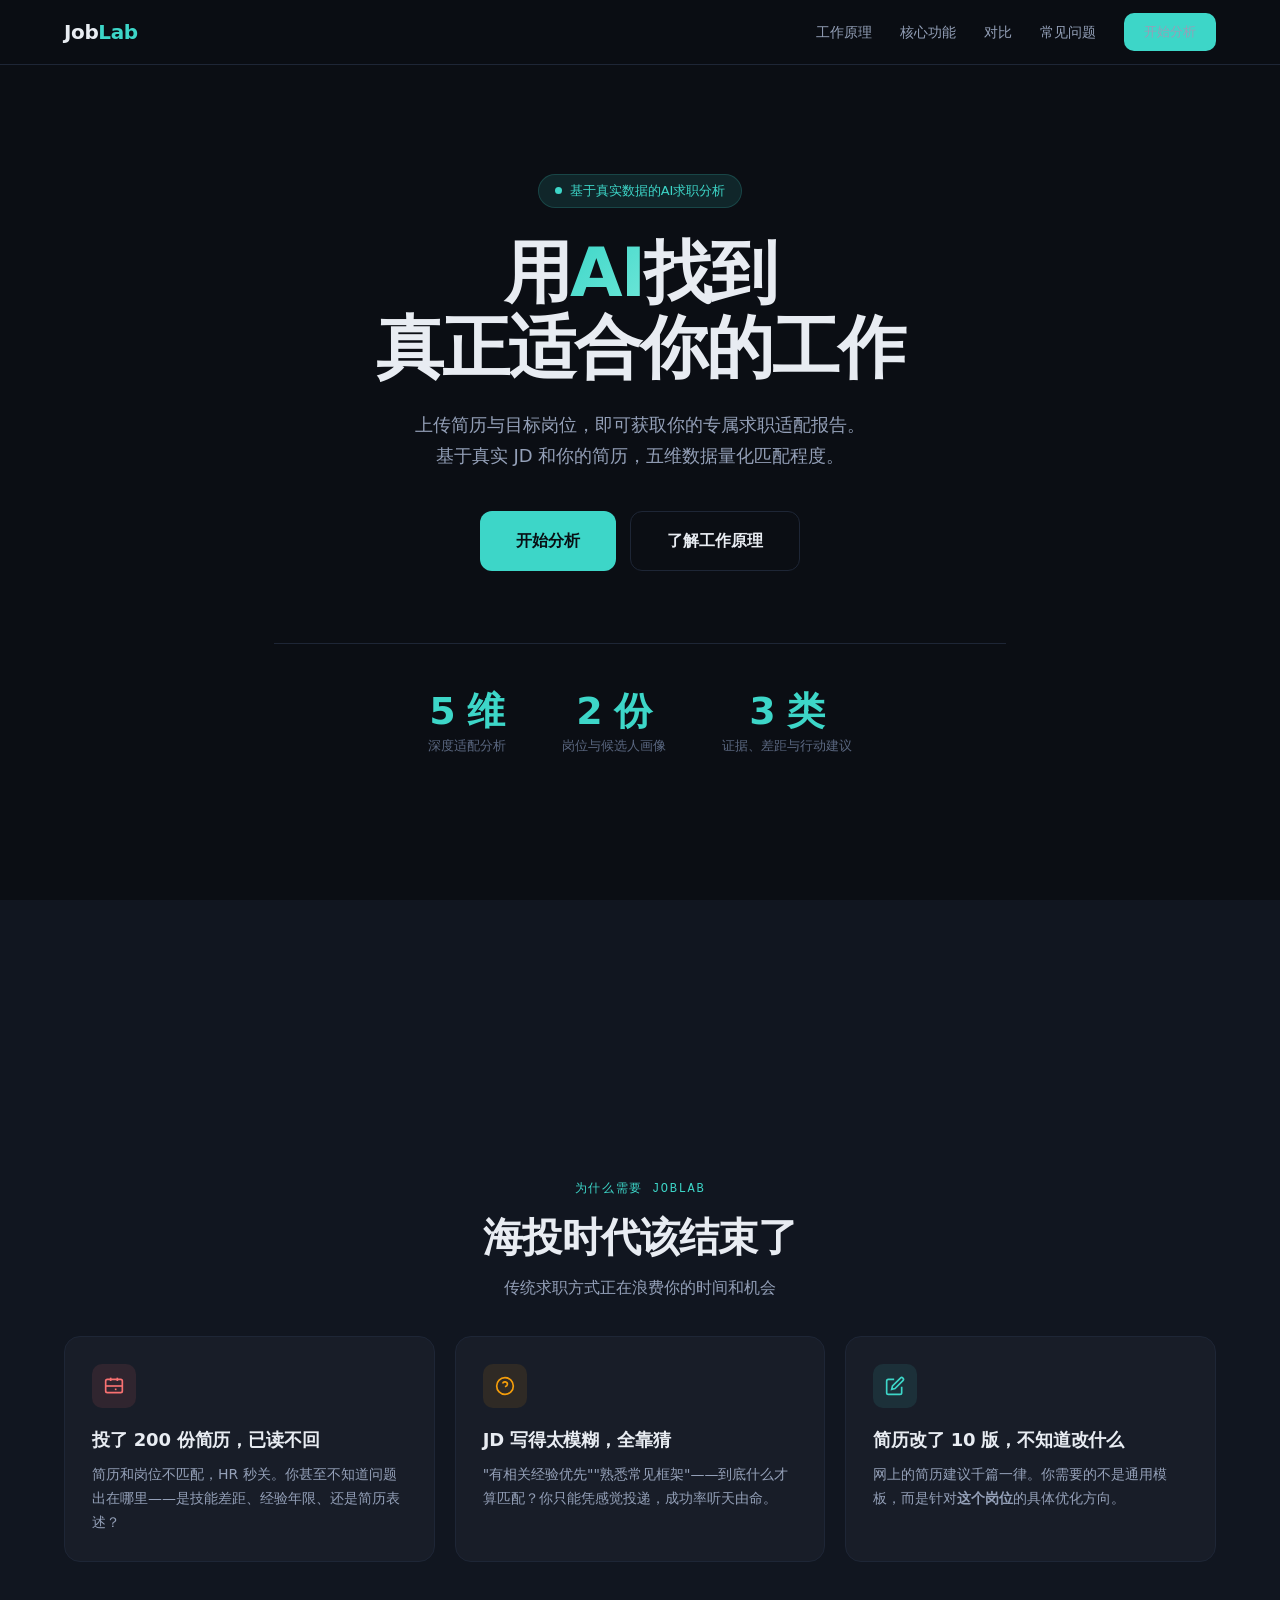
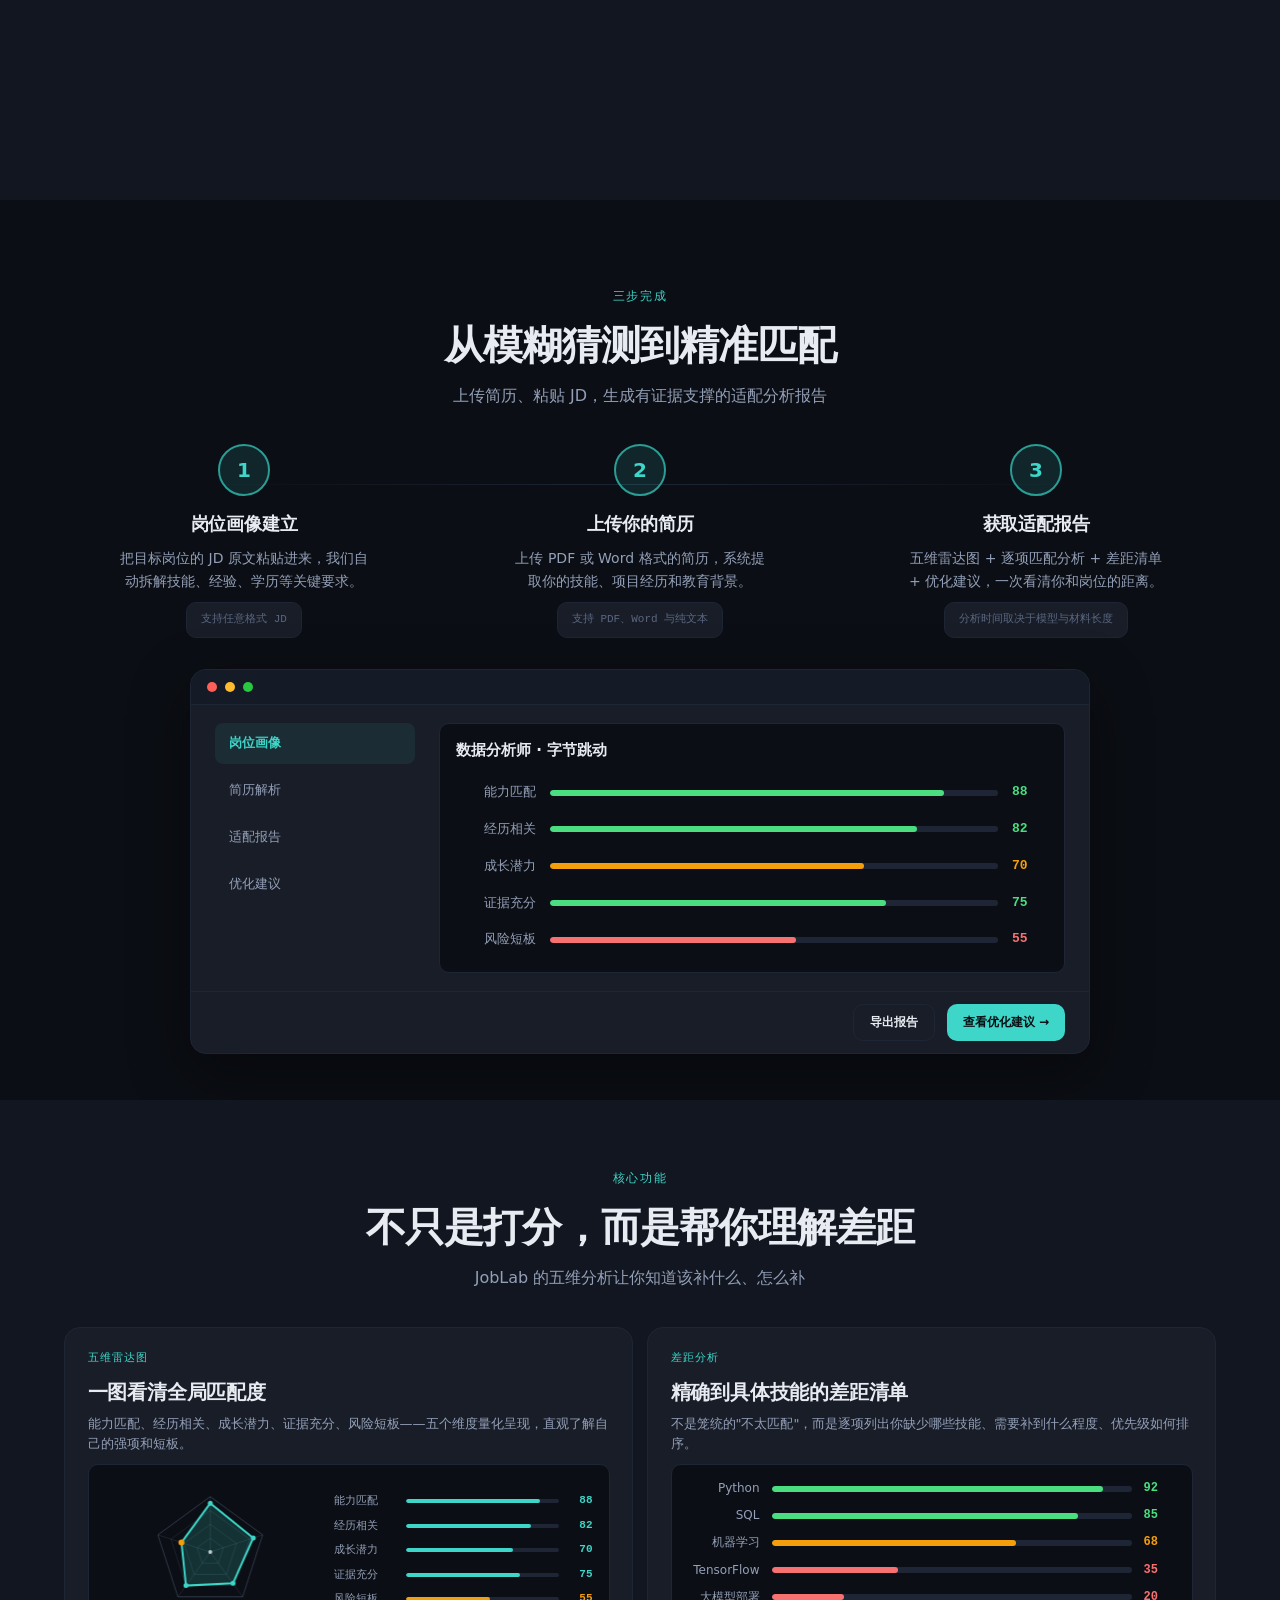
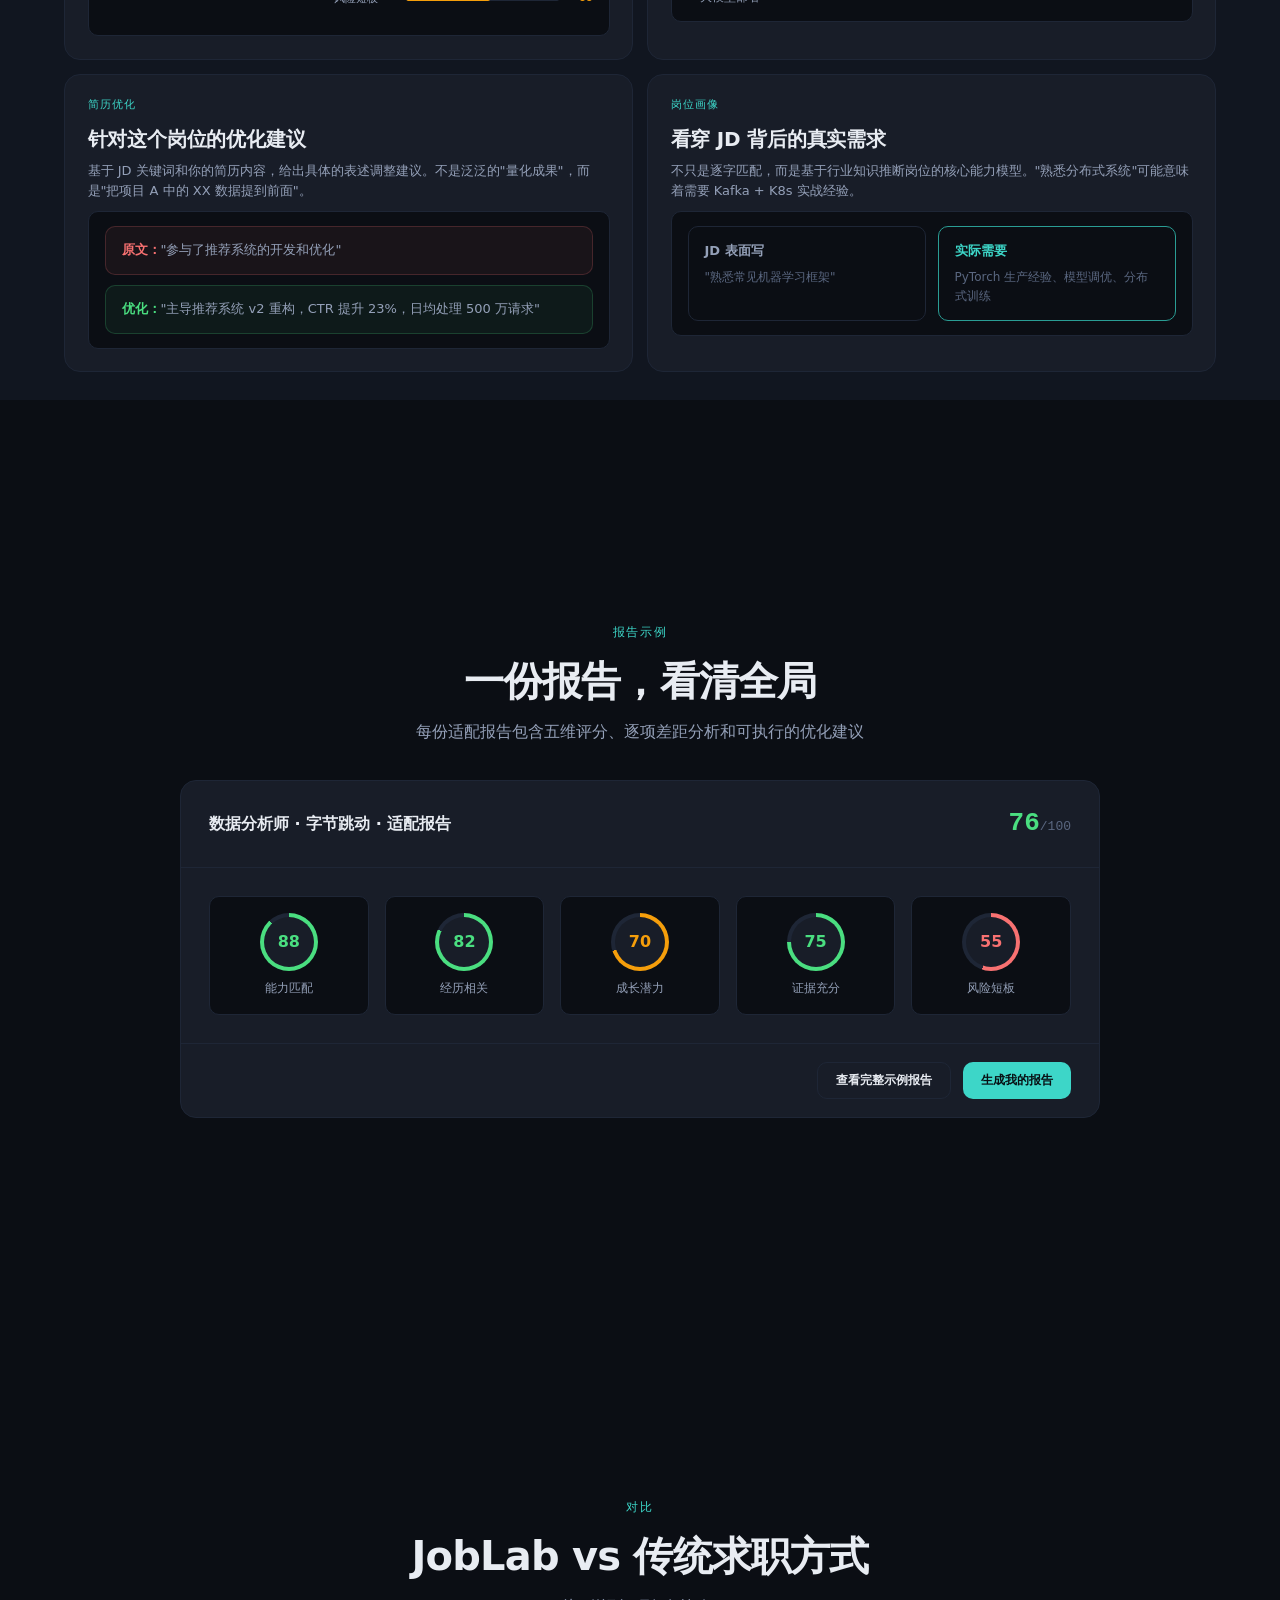
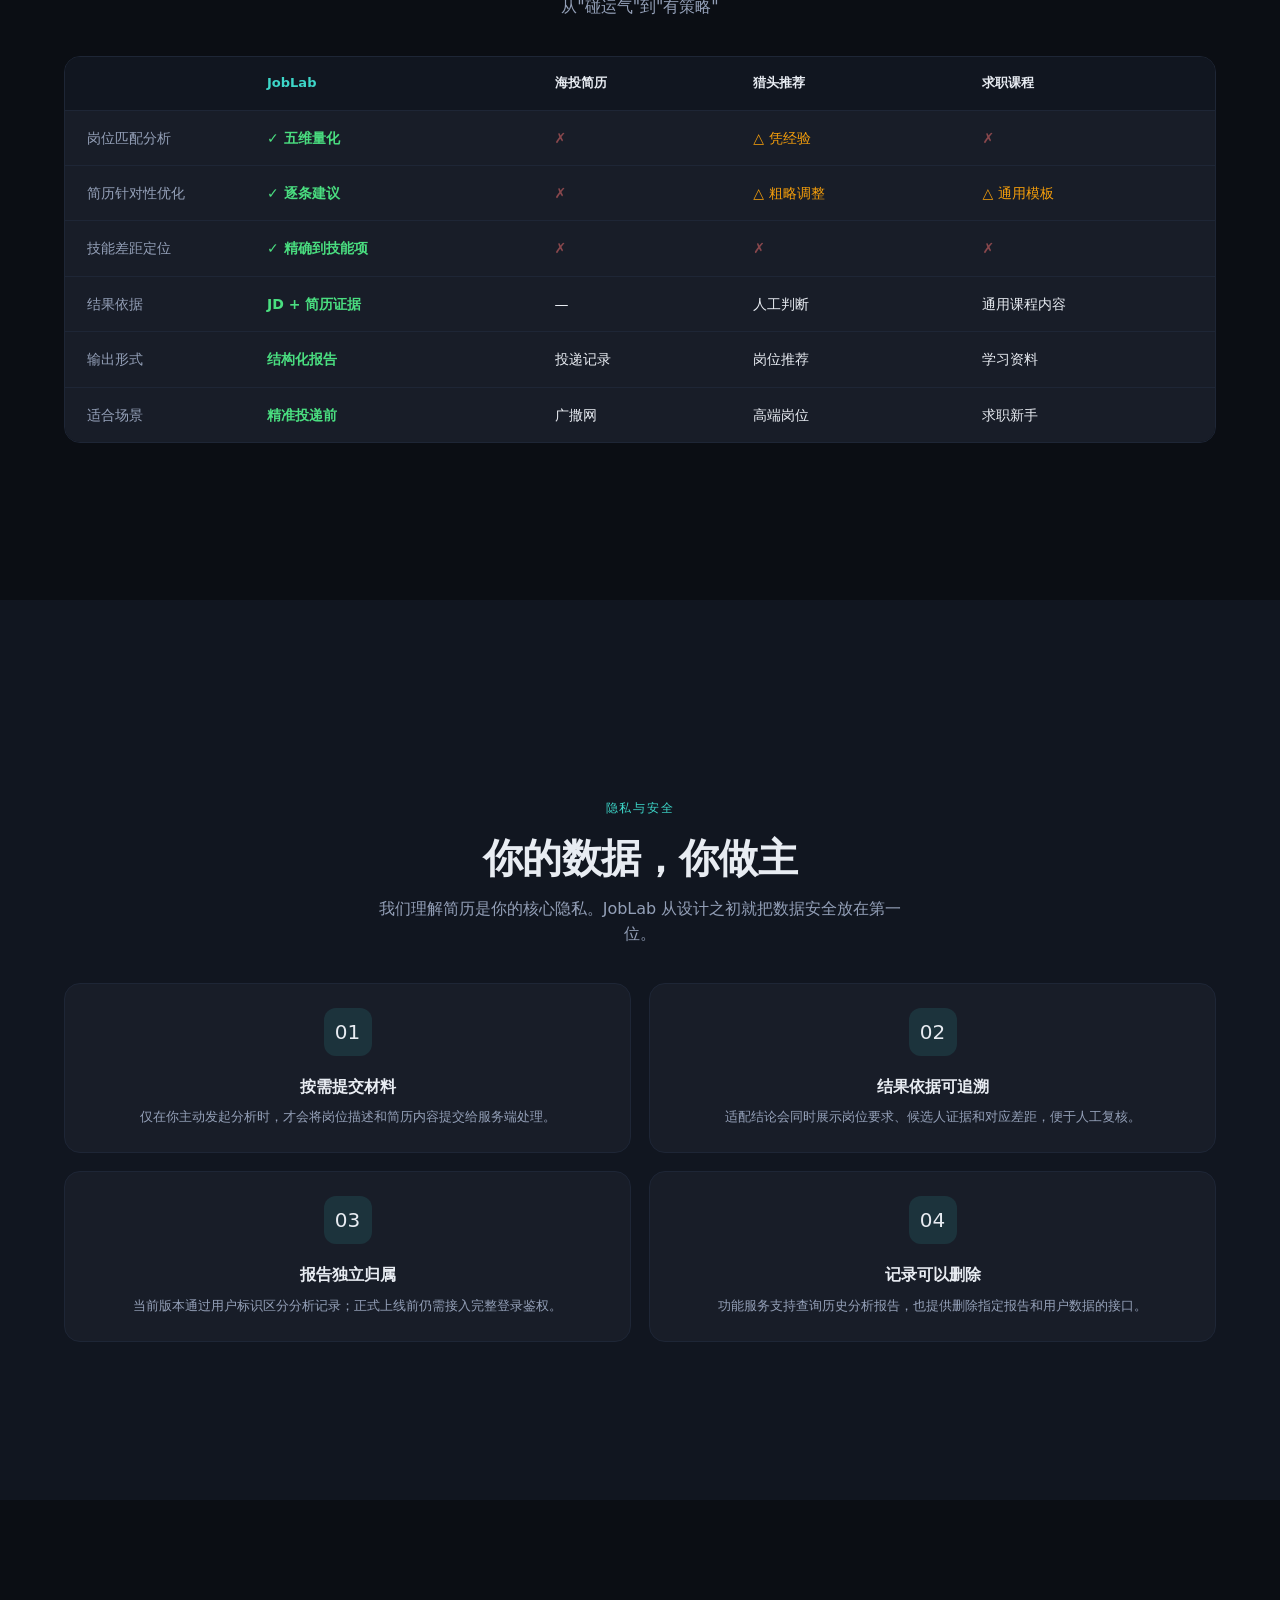
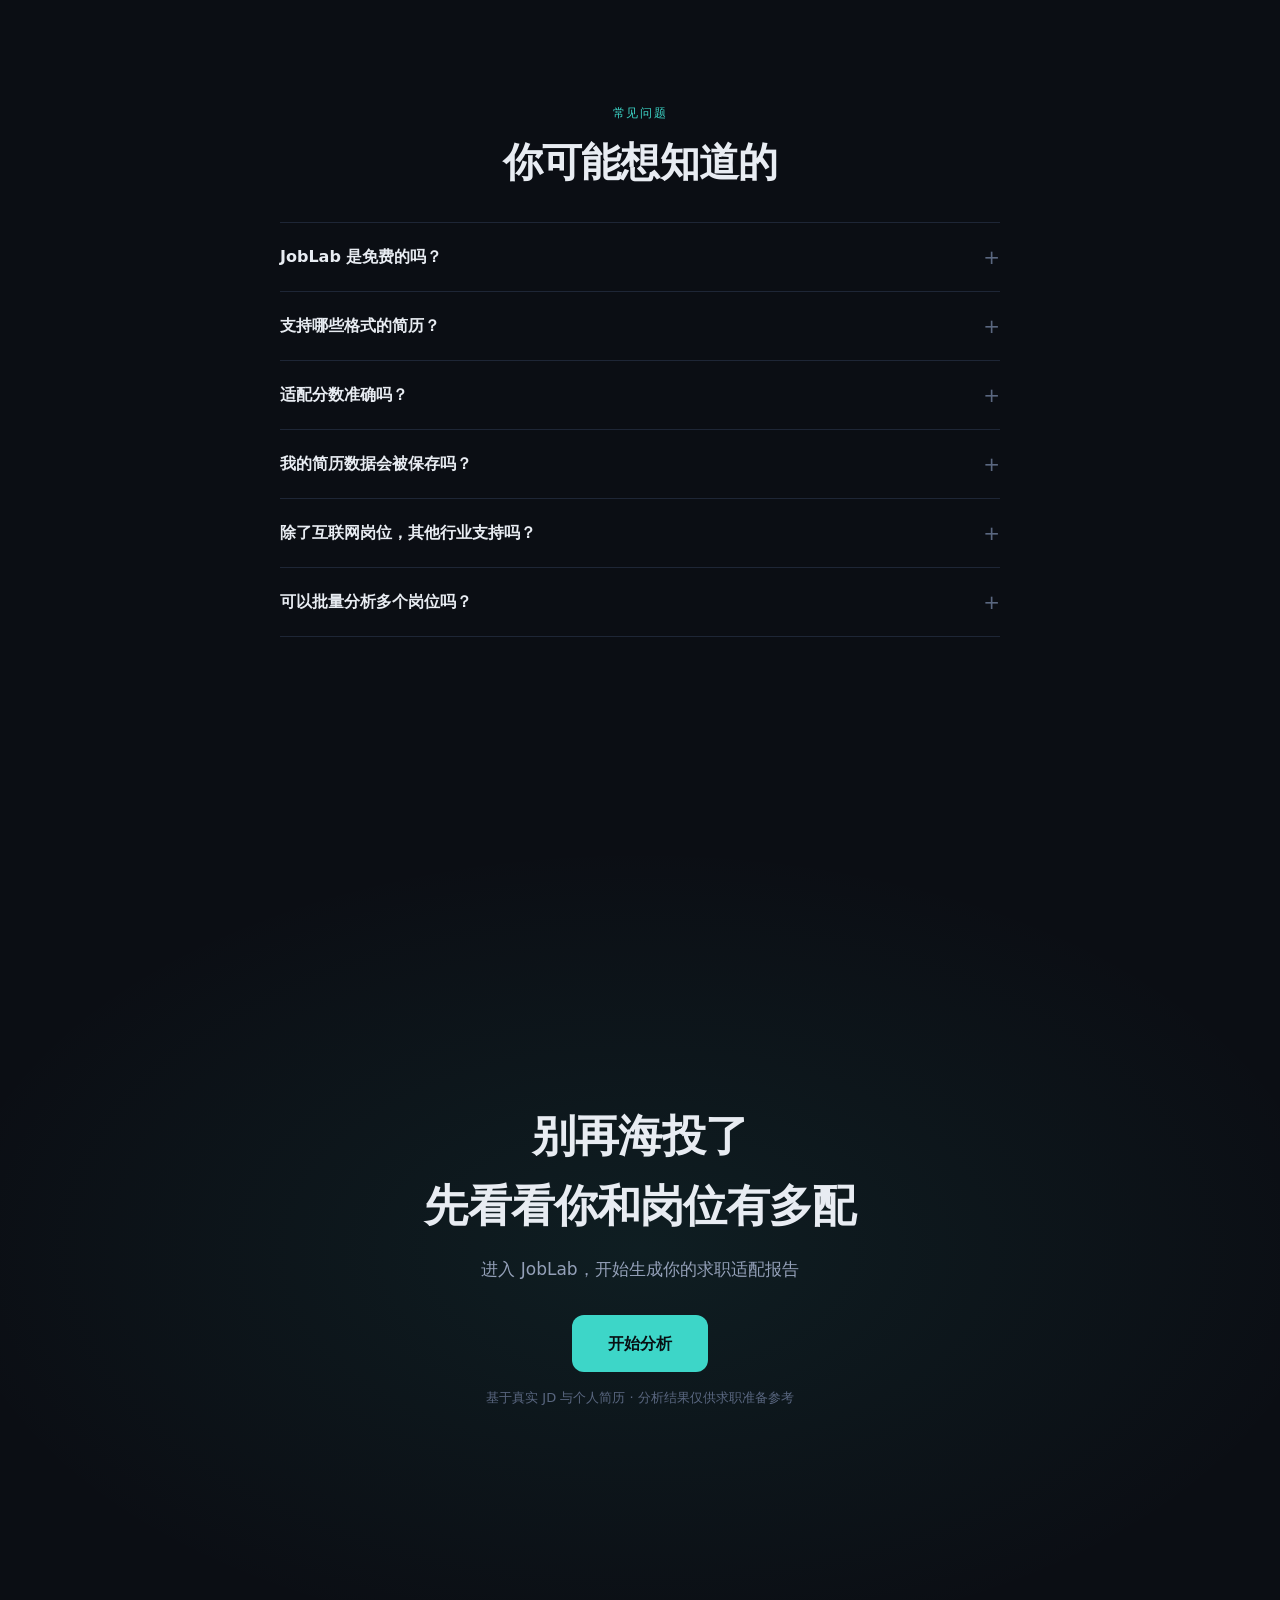
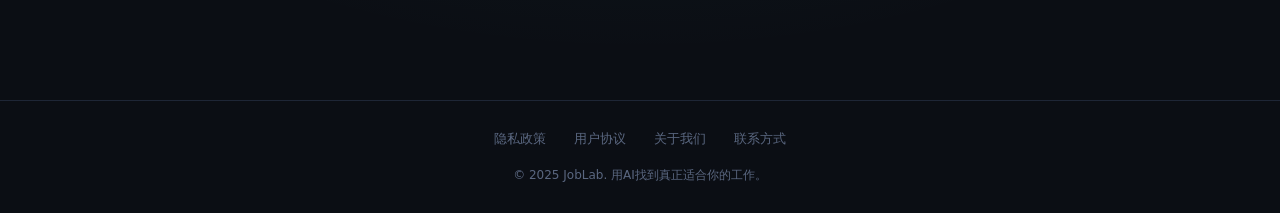
<file: joblab-landing-page-v2.html>
<!doctype html>
<html lang="zh-CN">
<head>
<meta charset="utf-8" />
<meta name="viewport" content="width=device-width, initial-scale=1" />
<title>JobLab — 用AI找到真正适合你的工作</title>
<style>
  :root {
    --bg: #0b0e14;
    --bg-elevated: #111620;
    --surface: #181d28;
    --surface-hover: #1e2432;
    --fg: #e8ecf2;
    --fg-secondary: #94a0b8;
    --muted: #5a6780;
    --border: #1e2636;
    --accent: #3dd6c8;
    --accent-dim: #2a9d94;
    --accent-glow: rgba(61, 214, 200, 0.12);
    --success: #4ade80;
    --warning: #f59e0b;
    --danger: #f87171;
    --radius: 10px;
    --radius-lg: 16px;
    --font-display: 'SF Pro Display', -apple-system, BlinkMacSystemFont, 'Segoe UI', system-ui, sans-serif;
    --font-body: 'SF Pro Text', -apple-system, BlinkMacSystemFont, 'Segoe UI', system-ui, sans-serif;
    --font-mono: 'JetBrains Mono', 'SF Mono', ui-monospace, Menlo, monospace;
  }
  *, *::before, *::after { box-sizing: border-box; margin: 0; padding: 0; }
  html {
    height: 100%;
    scroll-behavior: smooth;
    scroll-snap-type: y mandatory;
    -webkit-font-smoothing: antialiased;
  }
  body {
    font-family: var(--font-body);
    background: var(--bg);
    color: var(--fg);
    line-height: 1.6;
    overflow-x: hidden;
  }

  /* ── Scroll-reveal ── */
  .reveal {
    opacity: 0;
    transform: translateY(32px);
    transition: opacity 0.7s cubic-bezier(0.16, 1, 0.3, 1), transform 0.7s cubic-bezier(0.16, 1, 0.3, 1);
  }
  .reveal.visible { opacity: 1; transform: translateY(0); }
  .reveal--left { transform: translateX(-24px); }
  .reveal--left.visible { transform: translateX(0); }
  .reveal--right { transform: translateX(24px); }
  .reveal--right.visible { transform: translateX(0); }
  .reveal--scale { transform: scale(0.94); }
  .reveal--scale.visible { transform: scale(1); }

  @media (prefers-reduced-motion: reduce) {
    html { scroll-behavior: auto; }
    .reveal { opacity: 1; transform: none; transition: none; }
    * { animation-duration: 0.01ms !important; transition-duration: 0.01ms !important; }
  }

  /* ── Layout ── */
  .container { max-width: 1200px; margin: 0 auto; padding: 0 24px; }
  section {
    height: 100svh;
    min-height: 100svh;
    padding: 76px 0 34px;
    position: relative;
    overflow: hidden;
    scroll-snap-align: start;
    scroll-snap-stop: always;
    display: flex;
    align-items: center;
  }
  section > .container { width: 100%; }

  /* ── Nav ── */
  .nav {
    position: fixed; top: 0; left: 0; right: 0; z-index: 100;
    background: rgba(11, 14, 20, 0.88);
    backdrop-filter: blur(16px); -webkit-backdrop-filter: blur(16px);
    border-bottom: 1px solid var(--border);
    transition: background 0.3s;
  }
  .nav__inner {
    max-width: 1200px; margin: 0 auto; padding: 0 24px;
    display: flex; align-items: center; justify-content: space-between; height: 64px;
  }
  .nav__logo {
    font-family: var(--font-display); font-weight: 700; font-size: 20px;
    color: var(--fg); letter-spacing: -0.02em; text-decoration: none;
  }
  .nav__logo span { color: var(--accent); }
  .nav__links { display: flex; gap: 28px; align-items: center; }
  .nav__links a {
    color: var(--fg-secondary); font-size: 14px; font-weight: 500; text-decoration: none;
    transition: color 0.2s;
  }
  .nav__links a:hover { color: var(--fg); }
  .nav__hamburger {
    display: none; width: 36px; height: 36px; background: none; border: none;
    cursor: pointer; flex-direction: column; gap: 6px; justify-content: center; align-items: center;
  }
  .nav__hamburger span {
    display: block; width: 20px; height: 2px; background: var(--fg); border-radius: 1px;
    transition: transform 0.2s, opacity 0.2s;
  }

  .btn {
    display: inline-flex; align-items: center; justify-content: center; gap: 8px;
    padding: 12px 26px; border-radius: 10px; font-size: 14px; font-weight: 600;
    cursor: pointer; border: none; transition: all 0.2s; font-family: var(--font-body);
    text-decoration: none; white-space: nowrap;
  }
  .btn--primary {
    background: var(--accent); color: #081014;
  }
  .btn--primary:hover { filter: brightness(1.12); transform: translateY(-1px); }
  .btn--ghost {
    background: transparent; color: var(--fg);
    border: 1px solid var(--border);
  }
  .btn--ghost:hover { border-color: var(--fg-secondary); }
  .btn--lg { padding: 16px 36px; font-size: 16px; border-radius: 12px; }

  /* ── Hero ── */
  .hero {
    min-height: 100vh; display: flex; align-items: center;
    padding-top: 64px; position: relative; overflow: hidden;
  }
  .hero__canvas-wrap {
    position: absolute; inset: 0; z-index: 0;
    pointer-events: none;
  }
  .hero__canvas-wrap canvas { width: 100%; height: 100%; display: block; }
  .hero__overlay {
    position: absolute; inset: 0; z-index: 1;
    background: radial-gradient(ellipse 50% 40% at 50% 35%, transparent 0%, var(--bg) 70%);
  }
  .hero__content { position: relative; z-index: 2; text-align: center; max-width: 780px; margin: 0 auto; }
  .hero__badge {
    display: inline-flex; align-items: center; gap: 8px;
    padding: 6px 16px; border-radius: 999px;
    background: var(--accent-glow); border: 1px solid rgba(61, 214, 200, 0.18);
    font-size: 13px; font-weight: 500; color: var(--accent); margin-bottom: 28px;
  }
  .hero__badge::before { content: ''; width: 7px; height: 7px; border-radius: 50%; background: var(--accent); animation: pulse-dot 2s infinite; }
  @keyframes pulse-dot {
    0%, 100% { box-shadow: 0 0 0 0 rgba(61, 214, 200, 0.5); }
    50% { box-shadow: 0 0 0 10px rgba(61, 214, 200, 0); }
  }
  .hero h1 {
    font-family: var(--font-display); font-size: clamp(38px, 5.8vw, 68px);
    font-weight: 700; line-height: 1.1; letter-spacing: -0.03em; margin-bottom: 24px;
  }
  .hero h1 .highlight {
    background: linear-gradient(135deg, var(--accent) 0%, #6ee7d8 100%);
    -webkit-background-clip: text; -webkit-text-fill-color: transparent;
    background-clip: text;
  }
  .hero__sub {
    font-size: clamp(16px, 2vw, 18px); color: var(--fg-secondary);
    max-width: 540px; margin: 0 auto 40px; line-height: 1.7;
  }
  .hero__actions { display: flex; gap: 14px; justify-content: center; flex-wrap: wrap; }
  .hero__stats {
    display: flex; gap: 56px; justify-content: center; margin-top: 72px;
    padding-top: 48px; border-top: 1px solid var(--border);
  }
  .hero__stat { text-align: center; }
  .hero__stat-value {
    font-family: var(--font-display); font-size: 38px; font-weight: 700;
    color: var(--accent); letter-spacing: -0.02em; line-height: 1;
  }
  .hero__stat-label { font-size: 13px; color: var(--muted); margin-top: 6px; }

  /* ── Pain Points ── */
  .painpoints { background: var(--bg-elevated); }
  .section-label {
    font-family: var(--font-mono); font-size: 12px; font-weight: 500;
    color: var(--accent); letter-spacing: 0.14em; text-transform: uppercase;
    margin-bottom: 14px;
  }
  .section-title {
    font-family: var(--font-display); font-size: clamp(28px, 3.5vw, 40px);
    font-weight: 700; letter-spacing: -0.02em; line-height: 1.2; margin-bottom: 14px;
  }
  .section-desc { font-size: 16px; color: var(--fg-secondary); max-width: 540px; }
  .section-header--center { text-align: center; margin-bottom: clamp(24px, 4vh, 42px); }
  .section-header--center .section-desc { margin: 0 auto; }
  .pain-grid {
    display: grid; grid-template-columns: repeat(auto-fit, minmax(290px, 1fr)); gap: 20px;
  }
  .pain-card {
    background: var(--surface); border: 1px solid var(--border);
    border-radius: var(--radius-lg); padding: clamp(20px, 3vh, 28px);
    transition: border-color 0.25s, transform 0.25s, box-shadow 0.25s;
  }
  .pain-card:hover {
    border-color: var(--accent-dim);
    transform: translateY(-2px);
    box-shadow: 0 8px 32px rgba(0,0,0,0.25);
  }
  .pain-card__icon {
    width: 44px; height: 44px; border-radius: 10px; display: grid; place-items: center;
    font-size: 18px; margin-bottom: 18px;
  }
  .pain-card__icon--red { background: rgba(248, 113, 113, 0.1); color: var(--danger); }
  .pain-card__icon--yellow { background: rgba(245, 158, 11, 0.1); color: var(--warning); }
  .pain-card__icon--blue { background: rgba(61, 214, 200, 0.1); color: var(--accent); }
  .pain-card h3 {
    font-family: var(--font-display); font-size: 18px; font-weight: 600;
    margin-bottom: 8px; letter-spacing: -0.01em;
  }
  .pain-card p { font-size: 14px; color: var(--fg-secondary); line-height: 1.7; }

  /* ── How it works ── */
  .how__steps {
    display: grid; grid-template-columns: repeat(3, 1fr); gap: 36px;
    position: relative;
  }
  .how__steps::before {
    content: ''; position: absolute; top: 40px; left: 12%; right: 12%;
    height: 1px; background: linear-gradient(90deg, transparent, var(--border), transparent);
  }
  .how-step { text-align: center; position: relative; }
  .how-step__number {
    width: 52px; height: 52px; border-radius: 50%;
    background: var(--accent-glow); border: 2px solid var(--accent-dim);
    display: grid; place-items: center;
    font-family: var(--font-display); font-size: 20px; font-weight: 700;
    color: var(--accent); margin: 0 auto 14px; position: relative; z-index: 1;
  }
  .how-step h3 {
    font-family: var(--font-display); font-size: 18px; font-weight: 600;
    margin-bottom: 8px; letter-spacing: -0.01em;
  }
  .how-step p { font-size: 14px; color: var(--fg-secondary); max-width: 260px; margin: 0 auto; }
  .how-step__sub {
    margin-top: 10px; padding: 8px 14px; border-radius: var(--radius);
    background: var(--surface); border: 1px solid var(--border);
    font-family: var(--font-mono); font-size: 11px; color: var(--muted); display: inline-block;
  }

  /* ── Product UI mock ── */
  .product-preview {
    margin-top: clamp(22px, 3.5vh, 38px); max-width: 900px; margin-left: auto; margin-right: auto;
  }
  .product-frame {
    background: var(--surface); border: 1px solid var(--border);
    border-radius: var(--radius-lg); overflow: hidden;
    box-shadow: 0 20px 60px rgba(0,0,0,0.4);
  }
  .product-frame__toolbar {
    padding: 12px 16px; background: #141a26; border-bottom: 1px solid var(--border);
    display: flex; gap: 8px;
  }
  .product-frame__dot { width: 10px; height: 10px; border-radius: 50%; }
  .product-frame__dot--red { background: #ff5f57; }
  .product-frame__dot--yellow { background: #febc2e; }
  .product-frame__dot--green { background: #28c840; }
  .product-frame__body { padding: 18px 24px; display: flex; gap: 24px; }
  .product-frame__sidebar {
    width: 200px; flex-shrink: 0; display: flex; flex-direction: column; gap: 6px;
  }
  .product-frame__sidebar-item {
    padding: 10px 14px; border-radius: 8px; font-size: 13px; color: var(--fg-secondary);
    cursor: default; transition: all 0.2s;
  }
  .product-frame__sidebar-item.active { background: rgba(61, 214, 200, 0.08); color: var(--accent); font-weight: 600; }
  .product-frame__main { flex: 1; display: flex; flex-direction: column; gap: 12px; }
  .product-frame__card {
    background: var(--bg); border: 1px solid var(--border); border-radius: var(--radius);
    padding: 14px 16px;
  }
  .product-frame__card-title { font-size: 15px; font-weight: 600; margin-bottom: 12px; }
  .product-frame__meter {
    display: flex; align-items: center; gap: 14px; padding: 8px 0;
  }
  .product-frame__meter-label { font-size: 13px; color: var(--fg-secondary); width: 80px; text-align: right; flex-shrink: 0; }
  .product-frame__meter-track { flex: 1; height: 6px; background: var(--border); border-radius: 3px; overflow: hidden; }
  .product-frame__meter-fill { height: 100%; border-radius: 3px; }
  .product-frame__meter-val { font-family: var(--font-mono); font-size: 13px; font-weight: 600; width: 36px; }
  .product-frame__footer {
    padding: 12px 24px; border-top: 1px solid var(--border);
    display: flex; justify-content: flex-end; gap: 12px;
  }

  /* ── Features ── */
  .features { background: var(--bg-elevated); }
  .feature-grid { display: flex; flex-direction: column; gap: 14px; }
  .feature-row { display: grid; grid-template-columns: 1fr 1fr; gap: 14px; }
  .feature-card {
    background: var(--surface); border: 1px solid var(--border);
    border-radius: var(--radius-lg); padding: clamp(18px, 2.5vh, 24px);
    transition: border-color 0.25s, transform 0.25s;
  }
  .feature-card:hover { border-color: var(--accent-dim); }
  .feature-card__tag {
    font-family: var(--font-mono); font-size: 11px; font-weight: 500;
    color: var(--accent); letter-spacing: 0.1em; text-transform: uppercase; margin-bottom: 8px;
  }
  .feature-card h3 {
    font-family: var(--font-display); font-size: 20px; font-weight: 600;
    margin-bottom: 6px; letter-spacing: -0.01em;
  }
  .feature-card > p { font-size: 13px; color: var(--fg-secondary); line-height: 1.55; margin-bottom: 10px; }
  .feature-card__visual {
    background: var(--bg); border: 1px solid var(--border);
    border-radius: var(--radius); padding: 14px 16px;
  }
  .radar-visual {
    min-height: 142px;
    display: grid;
    grid-template-columns: minmax(150px, 0.9fr) minmax(180px, 1.1fr);
    gap: 18px;
    align-items: center;
  }
  .radar-visual__chart {
    width: 100%;
    height: 142px;
    display: block;
  }
  .radar-visual__metrics { display: grid; gap: 7px; }
  .radar-metric {
    display: grid;
    grid-template-columns: 64px 1fr 26px;
    gap: 8px;
    align-items: center;
  }
  .radar-metric__label { font-size: 11px; color: var(--fg-secondary); white-space: nowrap; }
  .radar-metric__track {
    height: 4px;
    background: var(--border);
    border-radius: 999px;
    overflow: hidden;
  }
  .radar-metric__fill {
    display: block;
    height: 100%;
    border-radius: inherit;
    background: var(--accent);
  }
  .radar-metric__value {
    font-family: var(--font-mono);
    font-size: 11px;
    font-weight: 700;
    color: var(--accent);
    text-align: right;
  }
  .radar-metric--risk .radar-metric__fill { background: var(--warning); }
  .radar-metric--risk .radar-metric__value { color: var(--warning); }
  .score-bars { display: flex; flex-direction: column; gap: 8px; }
  .score-bar { display: flex; align-items: center; gap: 12px; }
  .score-bar__label { font-size: 12px; color: var(--fg-secondary); min-width: 72px; text-align: right; }
  .score-bar__track { flex: 1; height: 6px; background: var(--border); border-radius: 3px; overflow: hidden; }
  .score-bar__fill { height: 100%; border-radius: 3px; }
  .score-bar__value { font-family: var(--font-mono); font-size: 12px; font-weight: 600; min-width: 32px; }
  .compare-mini { display: grid; grid-template-columns: 1fr 1fr; gap: 12px; }
  .compare-mini__item {
    padding: 14px 16px; border-radius: var(--radius); border: 1px solid var(--border);
    background: var(--bg);
  }
  .compare-mini__item h4 { font-size: 13px; font-weight: 600; margin-bottom: 6px; }
  .compare-mini__item p { font-size: 12px; color: var(--muted); }

  /* ── Report Preview ── */
  .report-mockup {
    background: var(--surface); border: 1px solid var(--border);
    border-radius: var(--radius-lg); overflow: hidden; max-width: 920px; margin: 0 auto;
  }
  .report-mockup__header {
    padding: 22px 28px; border-bottom: 1px solid var(--border);
    display: flex; justify-content: space-between; align-items: center;
  }
  .report-mockup__title { font-family: var(--font-display); font-size: 16px; font-weight: 600; }
  .report-mockup__score {
    font-family: var(--font-mono); font-size: 26px; font-weight: 700; color: var(--success);
  }
  .report-mockup__body { padding: 28px; }
  .report-dimensions { display: grid; grid-template-columns: repeat(5, 1fr); gap: 16px; }
  .report-dim {
    text-align: center; padding: 16px 10px; background: var(--bg);
    border-radius: var(--radius); border: 1px solid var(--border);
  }
  .report-dim__ring {
    width: 58px; height: 58px; margin: 0 auto 8px;
    border-radius: 50%; display: grid; place-items: center;
    font-family: var(--font-display); font-size: 18px; font-weight: 700;
  }
  .report-dim__label { font-size: 12px; color: var(--fg-secondary); font-weight: 500; }
  .report-mockup__footer {
    padding: 18px 28px; border-top: 1px solid var(--border);
    display: flex; gap: 12px; justify-content: flex-end;
  }

  /* ── Comparison ── */
  .comp-table-wrap { overflow-x: auto; border-radius: var(--radius-lg); border: 1px solid var(--border); }
  .comp-table { width: 100%; border-collapse: collapse; background: var(--surface); }
  .comp-table th, .comp-table td { padding: 16px 22px; text-align: left; font-size: 14px; border-bottom: 1px solid var(--border); }
  .comp-table thead th { background: var(--bg-elevated); font-weight: 600; font-family: var(--font-display); font-size: 13px; }
  .comp-table thead th:first-child { width: 180px; }
  .comp-table thead th.hl { color: var(--accent); }
  .comp-table tbody td:first-child { font-weight: 500; color: var(--fg-secondary); }
  .comp-table tbody tr:last-child td { border-bottom: none; }
  .comp-table .check { color: var(--success); font-weight: 600; }
  .comp-table .cross { color: var(--danger); opacity: 0.5; }
  .comp-table .partial { color: var(--warning); }

  /* ── Trust ── */
  .trust { background: var(--bg-elevated); }
  .trust-grid { display: grid; grid-template-columns: repeat(2, minmax(0, 1fr)); gap: 18px; margin-top: 34px; }
  .trust-card {
    text-align: center; padding: 24px 20px;
    background: var(--surface); border: 1px solid var(--border); border-radius: var(--radius-lg);
  }
  .trust-card__icon {
    width: 48px; height: 48px; margin: 0 auto 18px; border-radius: 12px;
    display: grid; place-items: center; font-size: 20px; background: var(--accent-glow);
  }
  .trust-card h3 { font-family: var(--font-display); font-size: 16px; font-weight: 600; margin-bottom: 8px; }
  .trust-card p { font-size: 13px; color: var(--fg-secondary); line-height: 1.6; }

  /* ── FAQ ── */
  .faq-list { max-width: 720px; margin: 0 auto; }
  .faq-item { border-bottom: 1px solid var(--border); padding: clamp(13px, 2vh, 20px) 0; }
  .faq-item:first-child { border-top: 1px solid var(--border); }
  .faq-item summary {
    font-family: var(--font-display); font-size: 16px; font-weight: 600;
    cursor: pointer; list-style: none; display: flex;
    justify-content: space-between; align-items: center; transition: color 0.2s;
  }
  .faq-item summary::-webkit-details-marker { display: none; }
  .faq-item summary::after { content: '+'; font-size: 20px; font-weight: 300; color: var(--muted); transition: transform 0.25s; }
  .faq-item[open] summary::after { content: '−'; }
  .faq-item summary:hover { color: var(--accent); }
  .faq-item p { margin-top: 14px; font-size: 14px; color: var(--fg-secondary); line-height: 1.7; max-width: 600px; }

  /* ── CTA ── */
  .cta { text-align: center; position: relative; overflow: hidden; }
  .cta::before {
    content: ''; position: absolute; inset: 0;
    background: radial-gradient(ellipse 55% 45% at 50% 50%, rgba(61, 214, 200, 0.08), transparent);
  }
  .cta__content { position: relative; z-index: 1; }
  .cta h2 { font-family: var(--font-display); font-size: clamp(28px, 4vw, 44px); font-weight: 700; letter-spacing: -0.02em; margin-bottom: 14px; }
  .cta p { font-size: 17px; color: var(--fg-secondary); margin-bottom: 32px; }
  .cta__invite {
    display: flex; gap: 12px; max-width: 420px; margin: 0 auto;
  }
  .cta__invite input {
    flex: 1; padding: 14px 18px; border-radius: 10px;
    background: var(--surface); border: 1px solid var(--border);
    color: var(--fg); font-size: 15px; font-family: var(--font-body);
    outline: none; transition: border-color 0.2s;
  }
  .cta__invite input:focus { border-color: var(--accent); }
  .cta__invite input::placeholder { color: var(--muted); font-family: var(--font-mono); font-size: 13px; letter-spacing: 0.05em; }

  /* ── Footer ── */
  .footer {
    padding: 28px 0;
    border-top: 1px solid var(--border);
    text-align: center;
    scroll-snap-align: end;
  }
  .footer__links { display: flex; gap: 28px; justify-content: center; margin-bottom: 16px; flex-wrap: wrap; }
  .footer__links a { color: var(--muted); font-size: 13px; text-decoration: none; transition: color 0.2s; }
  .footer__links a:hover { color: var(--fg); }
  .footer__copy { font-size: 12px; color: var(--muted); }

  /* ── Responsive ── */
  @media (min-width: 769px) and (max-height: 820px) {
    section { padding-top: 68px; padding-bottom: 16px; }
    .section-label { margin-bottom: 6px; }
    .section-title { font-size: 28px; margin-bottom: 6px; }
    .section-desc { font-size: 14px; }
    .section-header--center { margin-bottom: 18px; }
    .hero__stats { margin-top: 34px; padding-top: 24px; }
    .how__steps { gap: 24px; }
    .how-step__number { width: 44px; height: 44px; font-size: 17px; margin-bottom: 8px; }
    .how-step h3 { font-size: 16px; margin-bottom: 4px; }
    .how-step p { font-size: 12px; }
    .how-step__sub { margin-top: 6px; padding: 5px 10px; }
    .product-preview { margin-top: 16px; max-width: 820px; }
    .product-frame__toolbar { padding: 8px 12px; }
    .product-frame__body { padding: 10px 16px; gap: 16px; }
    .product-frame__sidebar-item { padding: 6px 10px; font-size: 12px; }
    .product-frame__main { gap: 8px; }
    .product-frame__card { padding: 9px 12px; }
    .product-frame__card-title { margin-bottom: 5px; }
    .product-frame__meter { padding: 4px 0; }
    .product-frame__footer { padding: 8px 16px; }
    .feature-grid, .feature-row { gap: 10px; }
    .feature-card { padding: 14px 18px; }
    .feature-card__tag { margin-bottom: 4px; }
    .feature-card h3 { font-size: 17px; margin-bottom: 3px; }
    .feature-card > p { font-size: 12px; line-height: 1.4; margin-bottom: 7px; }
    .feature-card__visual { padding: 9px 12px; }
    .radar-visual { min-height: 100px; gap: 12px; }
    .radar-visual__chart { height: 100px; }
    .radar-visual__metrics { gap: 4px; }
    .radar-metric { grid-template-columns: 58px 1fr 24px; gap: 6px; }
    .radar-metric__label, .radar-metric__value { font-size: 10px; }
    .score-bars { gap: 5px; }
    .compare-mini__item { padding: 8px 12px; }
    .faq-item { padding: 11px 0; }
    .faq-item summary { font-size: 14px; }
  }

  @media (max-width: 768px) {
    html { scroll-snap-type: y proximity; }
    section {
      height: auto;
      min-height: 100svh;
      padding: 78px 0 54px;
      overflow: visible;
    }
    .nav__links { display: none; }
    .nav__hamburger { display: flex; }
    .hero__stats { flex-direction: column; gap: 28px; }
    .how__steps { grid-template-columns: 1fr; gap: 36px; }
    .how__steps::before { display: none; }
    .feature-row { grid-template-columns: 1fr; }
    .product-frame__body { flex-direction: column; padding: 20px; }
    .product-frame__sidebar { width: 100%; flex-direction: row; overflow-x: auto; gap: 4px; }
    .product-frame__sidebar-item { white-space: nowrap; }
    .report-dimensions { grid-template-columns: repeat(2, 1fr); }
    .report-dim:nth-child(5) { grid-column: 1 / -1; justify-self: center; width: 50%; }
    .comp-table th, .comp-table td { padding: 12px 14px; font-size: 13px; }
    .cta__invite { flex-direction: column; }
    .compare-mini { grid-template-columns: 1fr; }
    .trust-grid { grid-template-columns: 1fr; }
    .hero h1 { font-size: clamp(30px, 8vw, 44px); }
    .radar-visual { grid-template-columns: 1fr; }
    .radar-visual__chart { height: 150px; }
  }
  @media (max-width: 480px) {
    .pain-grid { grid-template-columns: 1fr; }
  }
</style>
</head>
<body>

<!-- Nav -->
<nav class="nav">
  <div class="nav__inner">
    <a href="#" class="nav__logo">Job<span>Lab</span></a>
    <div class="nav__links">
      <a href="#how">工作原理</a>
      <a href="#features">核心功能</a>
      <a href="#comparison">对比</a>
      <a href="#faq">常见问题</a>
      <a href="/app" class="btn btn--primary" style="padding:9px 20px;font-size:13px;">开始分析</a>
    </div>
    <button class="nav__hamburger" aria-label="菜单" id="hamburger">
      <span></span><span></span><span></span>
    </button>
  </div>
</nav>

<!-- Hero -->
<section class="hero">
  <div class="hero__canvas-wrap"><canvas id="hero-canvas"></canvas></div>
  <div class="hero__overlay"></div>
  <div class="container hero__content reveal">
    <div class="hero__badge">基于真实数据的AI求职分析</div>
    <h1>用<span class="highlight">AI</span>找到<br>真正适合你的工作</h1>
    <p class="hero__sub">
      上传简历与目标岗位，即可获取你的专属求职适配报告。<br>
      基于真实 JD 和你的简历，五维数据量化匹配程度。
    </p>
    <div class="hero__actions">
      <a href="/app" class="btn btn--primary btn--lg">开始分析</a>
      <a href="#how" class="btn btn--ghost btn--lg">了解工作原理</a>
    </div>
    <div class="hero__stats reveal">
      <div class="hero__stat">
        <div class="hero__stat-value"><span class="count-up" data-target="5">0</span> 维</div>
        <div class="hero__stat-label">深度适配分析</div>
      </div>
      <div class="hero__stat">
        <div class="hero__stat-value"><span class="count-up" data-target="2">0</span> 份</div>
        <div class="hero__stat-label">岗位与候选人画像</div>
      </div>
      <div class="hero__stat">
        <div class="hero__stat-value"><span class="count-up" data-target="3">0</span> 类</div>
        <div class="hero__stat-label">证据、差距与行动建议</div>
      </div>
    </div>
  </div>
</section>

<!-- Pain Points -->
<section class="painpoints" id="painpoints">
  <div class="container">
    <div class="section-header--center reveal">
      <div class="section-label">为什么需要 JobLab</div>
      <h2 class="section-title">海投时代该结束了</h2>
      <p class="section-desc">传统求职方式正在浪费你的时间和机会</p>
    </div>
    <div class="pain-grid">
      <div class="pain-card reveal reveal--left">
        <div class="pain-card__icon pain-card__icon--red">
          <svg width="20" height="20" viewBox="0 0 24 24" fill="none" stroke="currentColor" stroke-width="2"><rect x="2" y="4" width="20" height="16" rx="2"/><line x1="8" y1="2" x2="8" y2="6"/><line x1="16" y1="2" x2="16" y2="6"/><path d="M22 12H2"/><path d="M7 16h.01"/><path d="M13 16h2"/></svg>
        </div>
        <h3>投了 200 份简历，已读不回</h3>
        <p>简历和岗位不匹配，HR 秒关。你甚至不知道问题出在哪里——是技能差距、经验年限、还是简历表述？</p>
      </div>
      <div class="pain-card reveal" style="transition-delay:0.1s;">
        <div class="pain-card__icon pain-card__icon--yellow">
          <svg width="20" height="20" viewBox="0 0 24 24" fill="none" stroke="currentColor" stroke-width="2"><circle cx="12" cy="12" r="10"/><path d="M9.09 9a3 3 0 0 1 5.83 1c0 2-3 3-3 3"/><line x1="12" y1="17" x2="12.01" y2="17"/></svg>
        </div>
        <h3>JD 写得太模糊，全靠猜</h3>
        <p>"有相关经验优先""熟悉常见框架"——到底什么才算匹配？你只能凭感觉投递，成功率听天由命。</p>
      </div>
      <div class="pain-card reveal reveal--right" style="transition-delay:0.2s;">
        <div class="pain-card__icon pain-card__icon--blue">
          <svg width="20" height="20" viewBox="0 0 24 24" fill="none" stroke="currentColor" stroke-width="2"><path d="M11 4H4a2 2 0 0 0-2 2v14a2 2 0 0 0 2 2h14a2 2 0 0 0 2-2v-7"/><path d="M18.5 2.5a2.121 2.121 0 0 1 3 3L12 15l-4 1 1-4 9.5-9.5z"/></svg>
        </div>
        <h3>简历改了 10 版，不知道改什么</h3>
        <p>网上的简历建议千篇一律。你需要的不是通用模板，而是针对<strong>这个岗位</strong>的具体优化方向。</p>
      </div>
    </div>
  </div>
</section>

<!-- How it works + Product preview -->
<section class="how" id="how">
  <div class="container">
    <div class="section-header--center reveal">
      <div class="section-label">三步完成</div>
      <h2 class="section-title">从模糊猜测到精准匹配</h2>
      <p class="section-desc">上传简历、粘贴 JD，生成有证据支撑的适配分析报告</p>
    </div>
    <div class="how__steps">
      <div class="how-step reveal reveal--left">
        <div class="how-step__number">1</div>
        <h3>岗位画像建立</h3>
        <p>把目标岗位的 JD 原文粘贴进来，我们自动拆解技能、经验、学历等关键要求。</p>
        <div class="how-step__sub">支持任意格式 JD</div>
      </div>
      <div class="how-step reveal reveal--scale">
        <div class="how-step__number">2</div>
        <h3>上传你的简历</h3>
        <p>上传 PDF 或 Word 格式的简历，系统提取你的技能、项目经历和教育背景。</p>
        <div class="how-step__sub">支持 PDF、Word 与纯文本</div>
      </div>
      <div class="how-step reveal reveal--right">
        <div class="how-step__number">3</div>
        <h3>获取适配报告</h3>
        <p>五维雷达图 + 逐项匹配分析 + 差距清单 + 优化建议，一次看清你和岗位的距离。</p>
        <div class="how-step__sub">分析时间取决于模型与材料长度</div>
      </div>
    </div>

    <!-- Product UI mock -->
    <div class="product-preview reveal reveal--scale">
      <div class="product-frame">
        <div class="product-frame__toolbar">
          <div class="product-frame__dot product-frame__dot--red"></div>
          <div class="product-frame__dot product-frame__dot--yellow"></div>
          <div class="product-frame__dot product-frame__dot--green"></div>
        </div>
        <div class="product-frame__body">
          <div class="product-frame__sidebar">
            <div class="product-frame__sidebar-item active">岗位画像</div>
            <div class="product-frame__sidebar-item">简历解析</div>
            <div class="product-frame__sidebar-item">适配报告</div>
            <div class="product-frame__sidebar-item">优化建议</div>
          </div>
          <div class="product-frame__main">
            <div class="product-frame__card">
              <div class="product-frame__card-title">数据分析师 · 字节跳动</div>
              <div class="product-frame__meter">
                <span class="product-frame__meter-label">能力匹配</span>
                <div class="product-frame__meter-track"><div class="product-frame__meter-fill" style="width:88%;background:var(--success)"></div></div>
                <span class="product-frame__meter-val" style="color:var(--success)">88</span>
              </div>
              <div class="product-frame__meter">
                <span class="product-frame__meter-label">经历相关</span>
                <div class="product-frame__meter-track"><div class="product-frame__meter-fill" style="width:82%;background:var(--success)"></div></div>
                <span class="product-frame__meter-val" style="color:var(--success)">82</span>
              </div>
              <div class="product-frame__meter">
                <span class="product-frame__meter-label">成长潜力</span>
                <div class="product-frame__meter-track"><div class="product-frame__meter-fill" style="width:70%;background:var(--warning)"></div></div>
                <span class="product-frame__meter-val" style="color:var(--warning)">70</span>
              </div>
              <div class="product-frame__meter">
                <span class="product-frame__meter-label">证据充分</span>
                <div class="product-frame__meter-track"><div class="product-frame__meter-fill" style="width:75%;background:var(--success)"></div></div>
                <span class="product-frame__meter-val" style="color:var(--success)">75</span>
              </div>
              <div class="product-frame__meter">
                <span class="product-frame__meter-label">风险短板</span>
                <div class="product-frame__meter-track"><div class="product-frame__meter-fill" style="width:55%;background:var(--danger)"></div></div>
                <span class="product-frame__meter-val" style="color:var(--danger)">55</span>
              </div>
            </div>
          </div>
        </div>
        <div class="product-frame__footer">
          <span class="btn btn--ghost" style="font-size:12px;padding:8px 16px;">导出报告</span>
          <span class="btn btn--primary" style="font-size:12px;padding:8px 16px;">查看优化建议 →</span>
        </div>
      </div>
    </div>
  </div>
</section>

<!-- Features -->
<section class="features" id="features">
  <div class="container">
    <div class="section-header--center reveal">
      <div class="section-label">核心功能</div>
      <h2 class="section-title">不只是打分，而是帮你理解差距</h2>
      <p class="section-desc">JobLab 的五维分析让你知道该补什么、怎么补</p>
    </div>
    <div class="feature-grid">
      <div class="feature-row">
        <div class="feature-card reveal reveal--left">
          <div class="feature-card__tag">五维雷达图</div>
          <h3>一图看清全局匹配度</h3>
          <p>能力匹配、经历相关、成长潜力、证据充分、风险短板——五个维度量化呈现，直观了解自己的强项和短板。</p>
          <div class="feature-card__visual">
            <div class="radar-visual">
              <canvas class="radar-visual__chart" id="fit-radar-chart" aria-label="五维求职适配雷达图"></canvas>
              <div class="radar-visual__metrics" aria-label="五维适配分数">
                <div class="radar-metric"><span class="radar-metric__label">能力匹配</span><span class="radar-metric__track"><span class="radar-metric__fill" style="width:88%"></span></span><span class="radar-metric__value">88</span></div>
                <div class="radar-metric"><span class="radar-metric__label">经历相关</span><span class="radar-metric__track"><span class="radar-metric__fill" style="width:82%"></span></span><span class="radar-metric__value">82</span></div>
                <div class="radar-metric"><span class="radar-metric__label">成长潜力</span><span class="radar-metric__track"><span class="radar-metric__fill" style="width:70%"></span></span><span class="radar-metric__value">70</span></div>
                <div class="radar-metric"><span class="radar-metric__label">证据充分</span><span class="radar-metric__track"><span class="radar-metric__fill" style="width:75%"></span></span><span class="radar-metric__value">75</span></div>
                <div class="radar-metric radar-metric--risk"><span class="radar-metric__label">风险短板</span><span class="radar-metric__track"><span class="radar-metric__fill" style="width:55%"></span></span><span class="radar-metric__value">55</span></div>
              </div>
            </div>
          </div>
        </div>
        <div class="feature-card reveal reveal--right">
          <div class="feature-card__tag">差距分析</div>
          <h3>精确到具体技能的差距清单</h3>
          <p>不是笼统的"不太匹配"，而是逐项列出你缺少哪些技能、需要补到什么程度、优先级如何排序。</p>
          <div class="feature-card__visual">
            <div class="score-bars">
              <div class="score-bar"><span class="score-bar__label">Python</span><div class="score-bar__track"><div class="score-bar__fill" style="width:92%;background:var(--success)"></div></div><span class="score-bar__value" style="color:var(--success)">92</span></div>
              <div class="score-bar"><span class="score-bar__label">SQL</span><div class="score-bar__track"><div class="score-bar__fill" style="width:85%;background:var(--success)"></div></div><span class="score-bar__value" style="color:var(--success)">85</span></div>
              <div class="score-bar"><span class="score-bar__label">机器学习</span><div class="score-bar__track"><div class="score-bar__fill" style="width:68%;background:var(--warning)"></div></div><span class="score-bar__value" style="color:var(--warning)">68</span></div>
              <div class="score-bar"><span class="score-bar__label">TensorFlow</span><div class="score-bar__track"><div class="score-bar__fill" style="width:35%;background:var(--danger)"></div></div><span class="score-bar__value" style="color:var(--danger)">35</span></div>
              <div class="score-bar"><span class="score-bar__label">大模型部署</span><div class="score-bar__track"><div class="score-bar__fill" style="width:20%;background:var(--danger)"></div></div><span class="score-bar__value" style="color:var(--danger)">20</span></div>
            </div>
          </div>
        </div>
      </div>
      <div class="feature-row">
        <div class="feature-card reveal reveal--left">
          <div class="feature-card__tag">简历优化</div>
          <h3>针对这个岗位的优化建议</h3>
          <p>基于 JD 关键词和你的简历内容，给出具体的表述调整建议。不是泛泛的"量化成果"，而是"把项目 A 中的 XX 数据提到前面"。</p>
          <div class="feature-card__visual">
            <div style="display:flex;flex-direction:column;gap:10px;">
              <div style="padding:13px 16px;background:rgba(248,113,113,0.06);border:1px solid rgba(248,113,113,0.2);border-radius:var(--radius);font-size:13px;color:var(--fg-secondary);">
                <span style="color:var(--danger);font-weight:600;">原文：</span>"参与了推荐系统的开发和优化"
              </div>
              <div style="padding:13px 16px;background:rgba(74,222,128,0.06);border:1px solid rgba(74,222,128,0.2);border-radius:var(--radius);font-size:13px;color:var(--fg-secondary);">
                <span style="color:var(--success);font-weight:600;">优化：</span>"主导推荐系统 v2 重构，CTR 提升 23%，日均处理 500 万请求"
              </div>
            </div>
          </div>
        </div>
        <div class="feature-card reveal reveal--right">
          <div class="feature-card__tag">岗位画像</div>
          <h3>看穿 JD 背后的真实需求</h3>
          <p>不只是逐字匹配，而是基于行业知识推断岗位的核心能力模型。"熟悉分布式系统"可能意味着需要 Kafka + K8s 实战经验。</p>
          <div class="feature-card__visual">
            <div class="compare-mini">
              <div class="compare-mini__item"><h4 style="color:var(--fg-secondary);">JD 表面写</h4><p>"熟悉常见机器学习框架"</p></div>
              <div class="compare-mini__item" style="border-color:var(--accent-dim);"><h4 style="color:var(--accent);">实际需要</h4><p>PyTorch 生产经验、模型调优、分布式训练</p></div>
            </div>
          </div>
        </div>
      </div>
    </div>
  </div>
</section>

<!-- Report Preview -->
<section class="report-preview" id="report">
  <div class="container">
    <div class="section-header--center reveal">
      <div class="section-label">报告示例</div>
      <h2 class="section-title">一份报告，看清全局</h2>
      <p class="section-desc">每份适配报告包含五维评分、逐项差距分析和可执行的优化建议</p>
    </div>
    <div class="report-mockup reveal reveal--scale">
      <div class="report-mockup__header">
        <div class="report-mockup__title">数据分析师 · 字节跳动 · 适配报告</div>
        <div class="report-mockup__score">76<span style="font-size:13px;color:var(--muted);font-weight:400;">/100</span></div>
      </div>
      <div class="report-mockup__body">
        <div class="report-dimensions">
          <div class="report-dim">
            <div class="report-dim__ring" style="background:conic-gradient(var(--success) 0% 88%, var(--border) 88% 100%);"><span style="background:var(--surface);width:50px;height:50px;border-radius:50%;display:grid;place-items:center;font-family:var(--font-display);font-size:16px;font-weight:700;color:var(--success);">88</span></div>
            <div class="report-dim__label">能力匹配</div>
          </div>
          <div class="report-dim">
            <div class="report-dim__ring" style="background:conic-gradient(var(--success) 0% 82%, var(--border) 82% 100%);"><span style="background:var(--surface);width:50px;height:50px;border-radius:50%;display:grid;place-items:center;font-family:var(--font-display);font-size:16px;font-weight:700;color:var(--success);">82</span></div>
            <div class="report-dim__label">经历相关</div>
          </div>
          <div class="report-dim">
            <div class="report-dim__ring" style="background:conic-gradient(var(--warning) 0% 70%, var(--border) 70% 100%);"><span style="background:var(--surface);width:50px;height:50px;border-radius:50%;display:grid;place-items:center;font-family:var(--font-display);font-size:16px;font-weight:700;color:var(--warning);">70</span></div>
            <div class="report-dim__label">成长潜力</div>
          </div>
          <div class="report-dim">
            <div class="report-dim__ring" style="background:conic-gradient(var(--success) 0% 75%, var(--border) 75% 100%);"><span style="background:var(--surface);width:50px;height:50px;border-radius:50%;display:grid;place-items:center;font-family:var(--font-display);font-size:16px;font-weight:700;color:var(--success);">75</span></div>
            <div class="report-dim__label">证据充分</div>
          </div>
          <div class="report-dim">
            <div class="report-dim__ring" style="background:conic-gradient(var(--danger) 0% 55%, var(--border) 55% 100%);"><span style="background:var(--surface);width:50px;height:50px;border-radius:50%;display:grid;place-items:center;font-family:var(--font-display);font-size:16px;font-weight:700;color:var(--danger);">55</span></div>
            <div class="report-dim__label">风险短板</div>
          </div>
        </div>
      </div>
      <div class="report-mockup__footer">
        <a href="#report" class="btn btn--ghost" style="font-size:12px;padding:8px 18px;">查看完整示例报告</a>
        <a href="/app" class="btn btn--primary" style="font-size:12px;padding:8px 18px;">生成我的报告</a>
      </div>
    </div>
  </div>
</section>

<!-- Comparison -->
<section class="comparison" id="comparison">
  <div class="container">
    <div class="section-header--center reveal">
      <div class="section-label">对比</div>
      <h2 class="section-title">JobLab vs 传统求职方式</h2>
      <p class="section-desc">从"碰运气"到"有策略"</p>
    </div>
    <div class="comp-table-wrap reveal reveal--scale">
      <table class="comp-table">
        <thead><tr><th></th><th class="hl">JobLab</th><th>海投简历</th><th>猎头推荐</th><th>求职课程</th></tr></thead>
        <tbody>
          <tr><td>岗位匹配分析</td><td class="check">✓ 五维量化</td><td class="cross">✗</td><td class="partial">△ 凭经验</td><td class="cross">✗</td></tr>
          <tr><td>简历针对性优化</td><td class="check">✓ 逐条建议</td><td class="cross">✗</td><td class="partial">△ 粗略调整</td><td class="partial">△ 通用模板</td></tr>
          <tr><td>技能差距定位</td><td class="check">✓ 精确到技能项</td><td class="cross">✗</td><td class="cross">✗</td><td class="cross">✗</td></tr>
          <tr><td>结果依据</td><td class="check">JD + 简历证据</td><td>—</td><td>人工判断</td><td>通用课程内容</td></tr>
          <tr><td>输出形式</td><td class="check">结构化报告</td><td>投递记录</td><td>岗位推荐</td><td>学习资料</td></tr>
          <tr><td>适合场景</td><td class="check">精准投递前</td><td>广撒网</td><td>高端岗位</td><td>求职新手</td></tr>
        </tbody>
      </table>
    </div>
  </div>
</section>

<!-- Trust -->
<section class="trust" id="trust">
  <div class="container">
    <div class="section-header--center reveal">
      <div class="section-label">隐私与安全</div>
      <h2 class="section-title">你的数据，你做主</h2>
      <p class="section-desc">我们理解简历是你的核心隐私。JobLab 从设计之初就把数据安全放在第一位。</p>
    </div>
    <div class="trust-grid">
      <div class="trust-card reveal reveal--left"><div class="trust-card__icon">01</div><h3>按需提交材料</h3><p>仅在你主动发起分析时，才会将岗位描述和简历内容提交给服务端处理。</p></div>
      <div class="trust-card reveal" style="transition-delay:0.1s;"><div class="trust-card__icon">02</div><h3>结果依据可追溯</h3><p>适配结论会同时展示岗位要求、候选人证据和对应差距，便于人工复核。</p></div>
      <div class="trust-card reveal" style="transition-delay:0.2s;"><div class="trust-card__icon">03</div><h3>报告独立归属</h3><p>当前版本通过用户标识区分分析记录；正式上线前仍需接入完整登录鉴权。</p></div>
      <div class="trust-card reveal reveal--right" style="transition-delay:0.3s;"><div class="trust-card__icon">04</div><h3>记录可以删除</h3><p>功能服务支持查询历史分析报告，也提供删除指定报告和用户数据的接口。</p></div>
    </div>
  </div>
</section>

<!-- FAQ -->
<section class="faq" id="faq">
  <div class="container">
    <div class="section-header--center reveal">
      <div class="section-label">常见问题</div>
      <h2 class="section-title">你可能想知道的</h2>
    </div>
    <div class="faq-list">
      <details class="faq-item reveal">
        <summary>JobLab 是免费的吗？</summary>
        <p>当前项目处于产品验证阶段，暂未接入正式计费。上线前可根据测试范围和模型成本再确定使用额度与版本策略。</p>
      </details>
      <details class="faq-item reveal">
        <summary>支持哪些格式的简历？</summary>
        <p>目前支持 PDF、Word (.docx) 和纯文本格式。推荐使用 PDF 格式以获得最准确的解析效果。</p>
      </details>
      <details class="faq-item reveal">
        <summary>适配分数准确吗？</summary>
        <p>适配分数基于自然语言处理和行业知识图谱生成，能准确反映客观匹配程度。但求职是多因素决策，分数仅供参考，建议将报告作为面试准备和简历优化的工具。</p>
      </details>
      <details class="faq-item reveal">
        <summary>我的简历数据会被保存吗？</summary>
        <p>简历内容会提交给当前服务端完成解析与画像生成，分析结果及相关画像可能写入数据库。正式上线前应补充登录鉴权、隐私政策和数据保留规则。</p>
      </details>
      <details class="faq-item reveal">
        <summary>除了互联网岗位，其他行业支持吗？</summary>
        <p>支持。岗位分析引擎覆盖互联网、金融、教育、医疗、制造等主流行业。技术岗位的分析精度最高，其他行业持续扩展中。</p>
      </details>
      <details class="faq-item reveal">
        <summary>可以批量分析多个岗位吗？</summary>
        <p>当前工作台以单个岗位和单份简历的深度分析为主；仓库中另有岗位技能排行等能力，批量产品流程尚未作为正式功能开放。</p>
      </details>
    </div>
  </div>
</section>

<!-- CTA -->
<section class="cta" id="cta">
  <div class="container cta__content">
    <h2 class="reveal">别再海投了<br>先看看你和岗位有多配</h2>
    <p class="reveal" style="transition-delay:0.1s;">进入 JobLab，开始生成你的求职适配报告</p>
    <div class="reveal" style="transition-delay:0.2s;">
      <a href="/app" class="btn btn--primary btn--lg">开始分析</a>
    </div>
    <p class="reveal" style="font-size:13px;color:var(--muted);margin-top:16px;transition-delay:0.3s;">基于真实 JD 与个人简历 · 分析结果仅供求职准备参考</p>
  </div>
</section>

<!-- Footer -->
<footer class="footer">
  <div class="container">
    <div class="footer__links">
      <a href="#">隐私政策</a><a href="#">用户协议</a><a href="#">关于我们</a><a href="#">联系方式</a>
    </div>
    <div class="footer__copy">© 2025 JobLab. 用AI找到真正适合你的工作。</div>
  </div>
</footer>

<script>
/* ── Data-flow canvas ── */
(function(){
  var c = document.getElementById('hero-canvas');
  if (!c) return;
  var ctx = c.getContext('2d');
  var W, H;
  var points = [];
  var POINT_COUNT = 60;
  var CONNECT_DIST = 160;

  function resize() {
    W = c.width = c.parentElement.offsetWidth;
    H = c.height = c.parentElement.offsetHeight;
  }
  resize();
  window.addEventListener('resize', resize);

  for (var i = 0; i < POINT_COUNT; i++) {
    points.push({
      x: Math.random() * W,
      y: Math.random() * H,
      vx: (Math.random() - 0.5) * 0.4,
      vy: (Math.random() - 0.5) * 0.4,
      r: Math.random() * 2.2 + 1
    });
  }

  var accentR = 61, accentG = 214, accentB = 200; // #3dd6c8

  function draw(t) {
    ctx.clearRect(0, 0, W, H);
    var i, j, p, q, dx, dy, dist, alpha;

    // update & draw points
    for (i = 0; i < POINT_COUNT; i++) {
      p = points[i];
      p.x += p.vx; p.y += p.vy;
      if (p.x < 0) p.x = W; if (p.x > W) p.x = 0;
      if (p.y < 0) p.y = H; if (p.y > H) p.y = 0;

      ctx.beginPath();
      ctx.arc(p.x, p.y, p.r, 0, Math.PI * 2);
      ctx.fillStyle = 'rgba(61,214,200,0.35)';
      ctx.fill();
    }

    // draw connections
    for (i = 0; i < POINT_COUNT; i++) {
      p = points[i];
      for (j = i + 1; j < POINT_COUNT; j++) {
        q = points[j];
        dx = p.x - q.x; dy = p.y - q.y;
        dist = Math.sqrt(dx * dx + dy * dy);
        if (dist < CONNECT_DIST) {
          alpha = (1 - dist / CONNECT_DIST) * 0.25;
          ctx.beginPath();
          ctx.moveTo(p.x, p.y);
          ctx.lineTo(q.x, q.y);
          ctx.strokeStyle = 'rgba(61,214,200,' + alpha + ')';
          ctx.lineWidth = 0.6;
          ctx.stroke();
        }
      }
    }

    requestAnimationFrame(draw);
  }
  requestAnimationFrame(draw);
})();

/* ── Scroll reveal ── */
(function(){
  var observer = new IntersectionObserver(function(entries) {
    entries.forEach(function(entry) {
      if (entry.isIntersecting) {
        entry.target.classList.add('visible');
      }
    });
  }, { threshold: 0.12 });

  document.querySelectorAll('.reveal').forEach(function(el) {
    observer.observe(el);
  });
})();

/* ── Count-up animation ── */
(function(){
  var counted = new Set();
  var observer = new IntersectionObserver(function(entries) {
    entries.forEach(function(entry) {
      if (!entry.isIntersecting) return;
      var el = entry.target;
      if (counted.has(el)) return;
      counted.add(el);
      var target = parseInt(el.getAttribute('data-target'), 10);
      var duration = 1600;
      var start = performance.now();
      function tick(now) {
        var progress = Math.min((now - start) / duration, 1);
        var eased = 1 - Math.pow(1 - progress, 3);
        el.textContent = Math.round(target * eased);
        if (progress < 1) requestAnimationFrame(tick);
        else el.textContent = target;
      }
      requestAnimationFrame(tick);
    });
  }, { threshold: 0.6 });

  document.querySelectorAll('.count-up').forEach(function(el) {
    observer.observe(el);
  });
})();

/* ── Five-dimension fit radar ── */
(function(){
  var canvas = document.getElementById('fit-radar-chart');
  if (!canvas) return;
  var values = [88, 82, 70, 75, 55];

  function point(cx, cy, radius, index, value) {
    var angle = -Math.PI / 2 + index * Math.PI * 2 / values.length;
    return {
      x: cx + Math.cos(angle) * radius * value,
      y: cy + Math.sin(angle) * radius * value
    };
  }

  function polygon(ctx, points) {
    ctx.beginPath();
    points.forEach(function(p, index) {
      if (index === 0) ctx.moveTo(p.x, p.y);
      else ctx.lineTo(p.x, p.y);
    });
    ctx.closePath();
  }

  function draw() {
    var rect = canvas.getBoundingClientRect();
    if (!rect.width || !rect.height) return;
    var ratio = window.devicePixelRatio || 1;
    canvas.width = Math.round(rect.width * ratio);
    canvas.height = Math.round(rect.height * ratio);
    var ctx = canvas.getContext('2d');
    ctx.scale(ratio, ratio);
    ctx.clearRect(0, 0, rect.width, rect.height);

    var cx = rect.width / 2;
    var cy = rect.height / 2 + 2;
    var radius = Math.min(rect.width, rect.height) * 0.39;

    for (var level = 1; level <= 4; level++) {
      var grid = values.map(function(_, index) {
        return point(cx, cy, radius, index, level / 4);
      });
      polygon(ctx, grid);
      ctx.strokeStyle = level === 4 ? 'rgba(94, 112, 141, 0.45)' : 'rgba(94, 112, 141, 0.22)';
      ctx.lineWidth = 1;
      ctx.stroke();
    }

    values.forEach(function(_, index) {
      var edge = point(cx, cy, radius, index, 1);
      ctx.beginPath();
      ctx.moveTo(cx, cy);
      ctx.lineTo(edge.x, edge.y);
      ctx.strokeStyle = 'rgba(94, 112, 141, 0.22)';
      ctx.lineWidth = 1;
      ctx.stroke();
    });

    var result = values.map(function(value, index) {
      return point(cx, cy, radius, index, value / 100);
    });
    polygon(ctx, result);
    ctx.fillStyle = 'rgba(61, 214, 200, 0.18)';
    ctx.fill();
    ctx.strokeStyle = '#3dd6c8';
    ctx.lineWidth = 2;
    ctx.stroke();

    result.forEach(function(p, index) {
      ctx.beginPath();
      ctx.arc(p.x, p.y, index === 4 ? 3 : 2.5, 0, Math.PI * 2);
      ctx.fillStyle = index === 4 ? '#f59e0b' : '#3dd6c8';
      ctx.fill();
    });

    ctx.beginPath();
    ctx.arc(cx, cy, 2, 0, Math.PI * 2);
    ctx.fillStyle = 'rgba(232, 236, 242, 0.8)';
    ctx.fill();
  }

  draw();
  window.addEventListener('resize', draw);
})();

/* ── Section-by-section paging ── */
(function(){
  var pages = Array.prototype.slice.call(document.querySelectorAll('body > section'));
  if (!pages.length) return;

  var locked = false;
  var reduceMotion = window.matchMedia('(prefers-reduced-motion: reduce)').matches;
  var desktopPaging = window.matchMedia('(min-width: 769px)');

  function goToPage(index) {
    if (index < 0 || index >= pages.length || locked) return;
    locked = true;
    pages[index].scrollIntoView({
      behavior: reduceMotion ? 'auto' : 'smooth',
      block: 'start'
    });
    window.setTimeout(function() {
      locked = false;
    }, reduceMotion ? 80 : 620);
  }

  function activePageIndex() {
    var center = window.scrollY + window.innerHeight / 2;
    var bestIndex = 0;
    var bestDistance = Infinity;
    pages.forEach(function(page, index) {
      var pageCenter = page.offsetTop + page.offsetHeight / 2;
      var distance = Math.abs(pageCenter - center);
      if (distance < bestDistance) {
        bestDistance = distance;
        bestIndex = index;
      }
    });
    return bestIndex;
  }

  window.addEventListener('wheel', function(event) {
    if (!desktopPaging.matches || locked || event.ctrlKey || Math.abs(event.deltaY) < 12) return;
    var direction = event.deltaY > 0 ? 1 : -1;
    var currentIndex = activePageIndex();
    var nextIndex = currentIndex + direction;
    if (nextIndex < 0 || nextIndex >= pages.length) return;
    event.preventDefault();
    goToPage(nextIndex);
  }, { passive: false });

  window.addEventListener('keydown', function(event) {
    if (!desktopPaging.matches || locked) return;
    var direction = 0;
    if (event.key === 'ArrowDown' || event.key === 'PageDown') direction = 1;
    if (event.key === 'ArrowUp' || event.key === 'PageUp') direction = -1;
    if (!direction) return;
    event.preventDefault();
    goToPage(activePageIndex() + direction);
  });

  document.querySelectorAll('a[href^="#"]').forEach(function(link) {
    link.addEventListener('click', function(event) {
      var hash = link.getAttribute('href');
      if (!hash || hash === '#') return;
      var target = document.querySelector(hash);
      var index = pages.indexOf(target);
      if (index < 0) return;
      event.preventDefault();
      history.replaceState(null, '', hash);
      goToPage(index);
    });
  });
})();

/* ── Nav scroll background ── */
(function(){
  var nav = document.querySelector('.nav');
  window.addEventListener('scroll', function() {
    if (window.scrollY > 20) nav.style.background = 'rgba(11,14,20,0.95)';
    else nav.style.background = 'rgba(11,14,20,0.88)';
  });
})();

/* ── Hamburger menu (mobile) ── */
(function(){
  var btn = document.getElementById('hamburger');
  var links = document.querySelector('.nav__links');
  if (!btn || !links) return;
  btn.addEventListener('click', function() {
    var open = links.style.display === 'flex';
    links.style.display = open ? 'none' : 'flex';
    links.style.flexDirection = 'column';
    links.style.position = 'absolute';
    links.style.top = '64px';
    links.style.left = '0';
    links.style.right = '0';
    links.style.background = 'rgba(11,14,20,0.98)';
    links.style.backdropFilter = 'blur(16px)';
    links.style.padding = '20px 24px';
    links.style.gap = '16px';
    links.style.borderBottom = '1px solid var(--border)';
  });
})();
</script>

</body>
</html>
</file>
